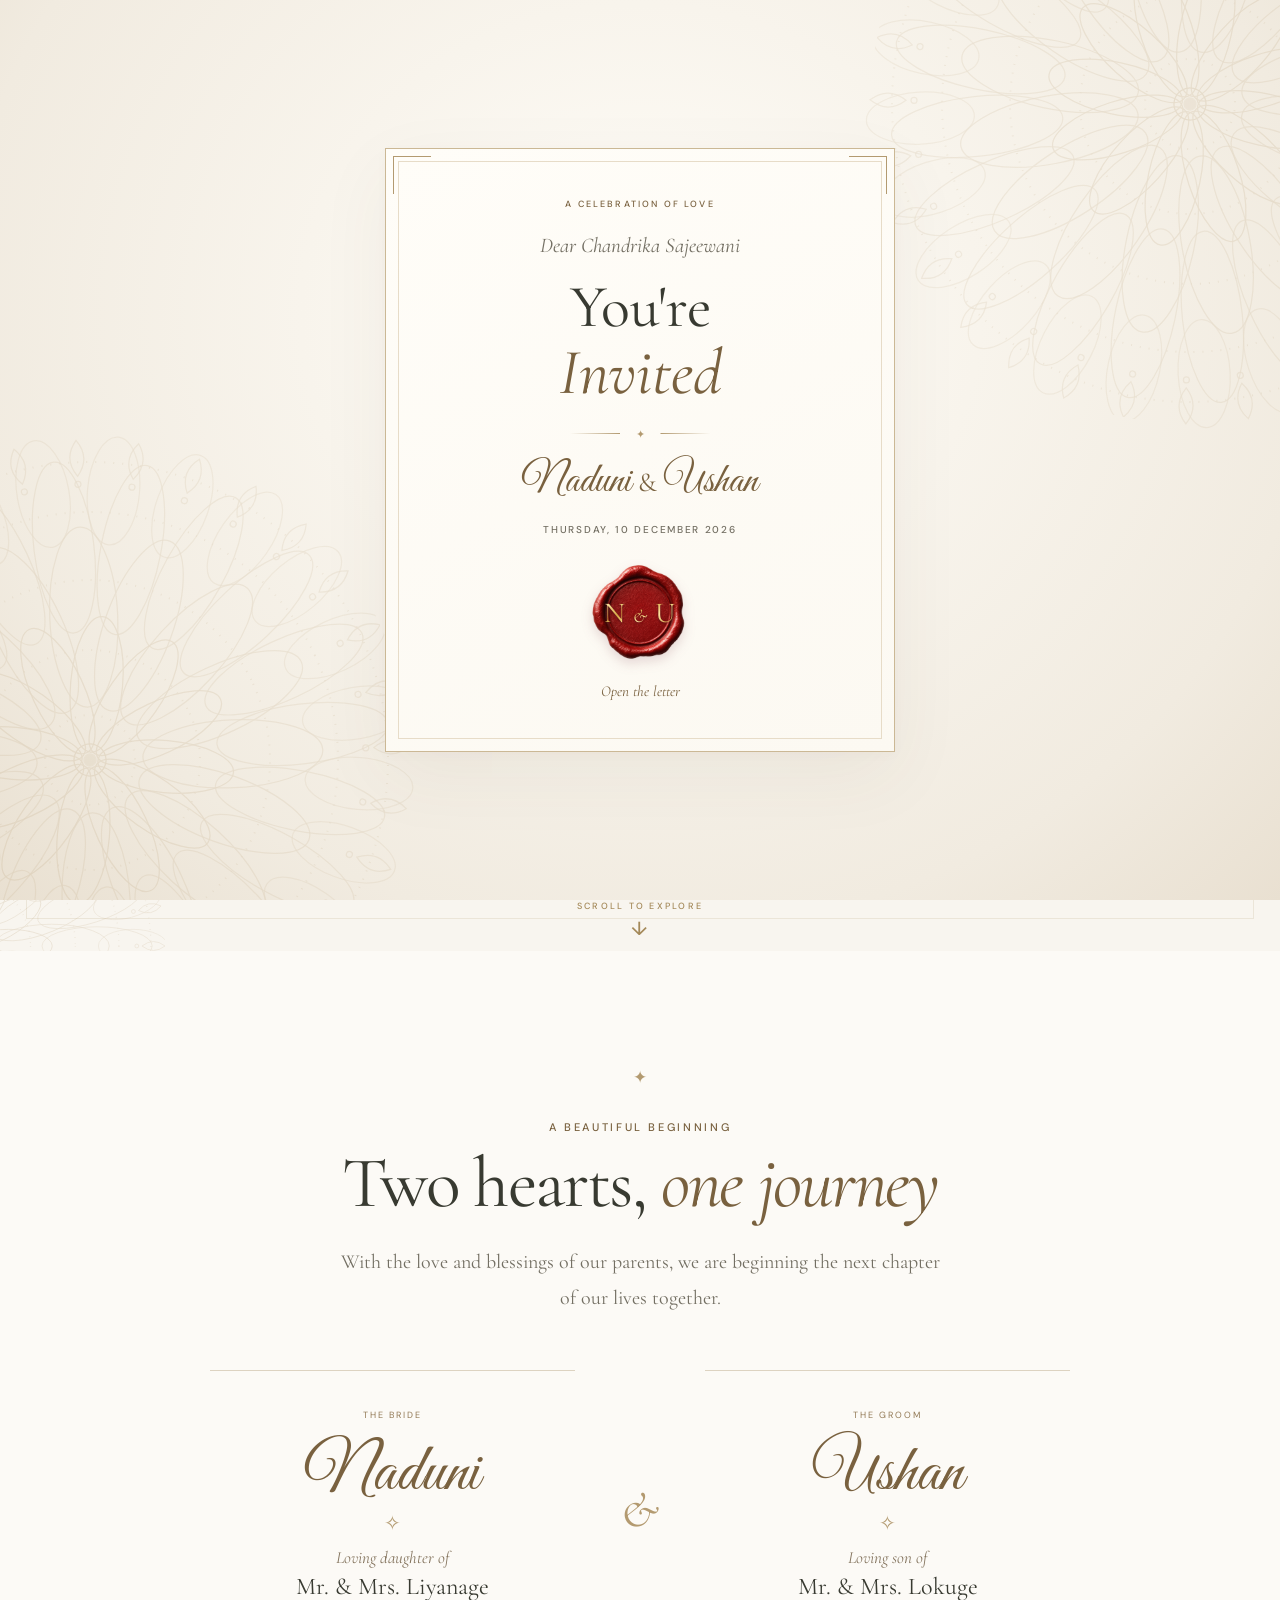
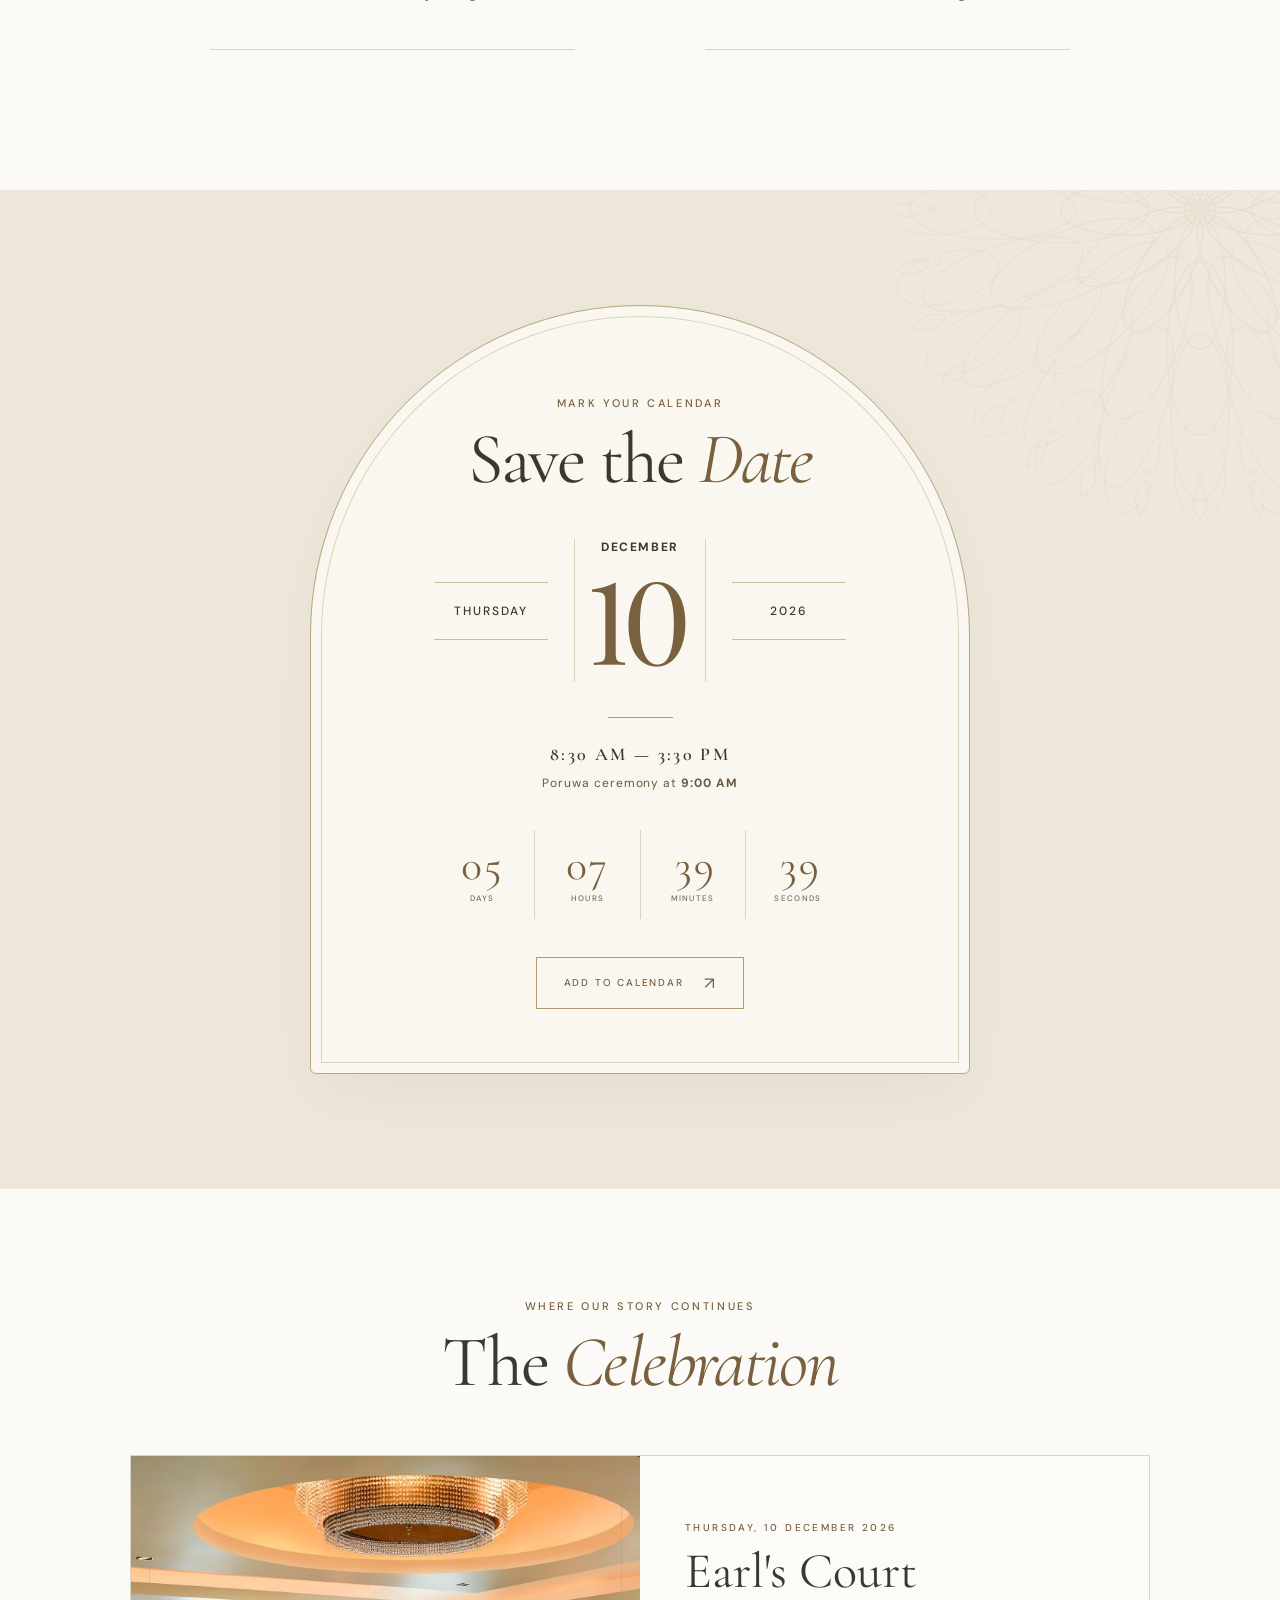
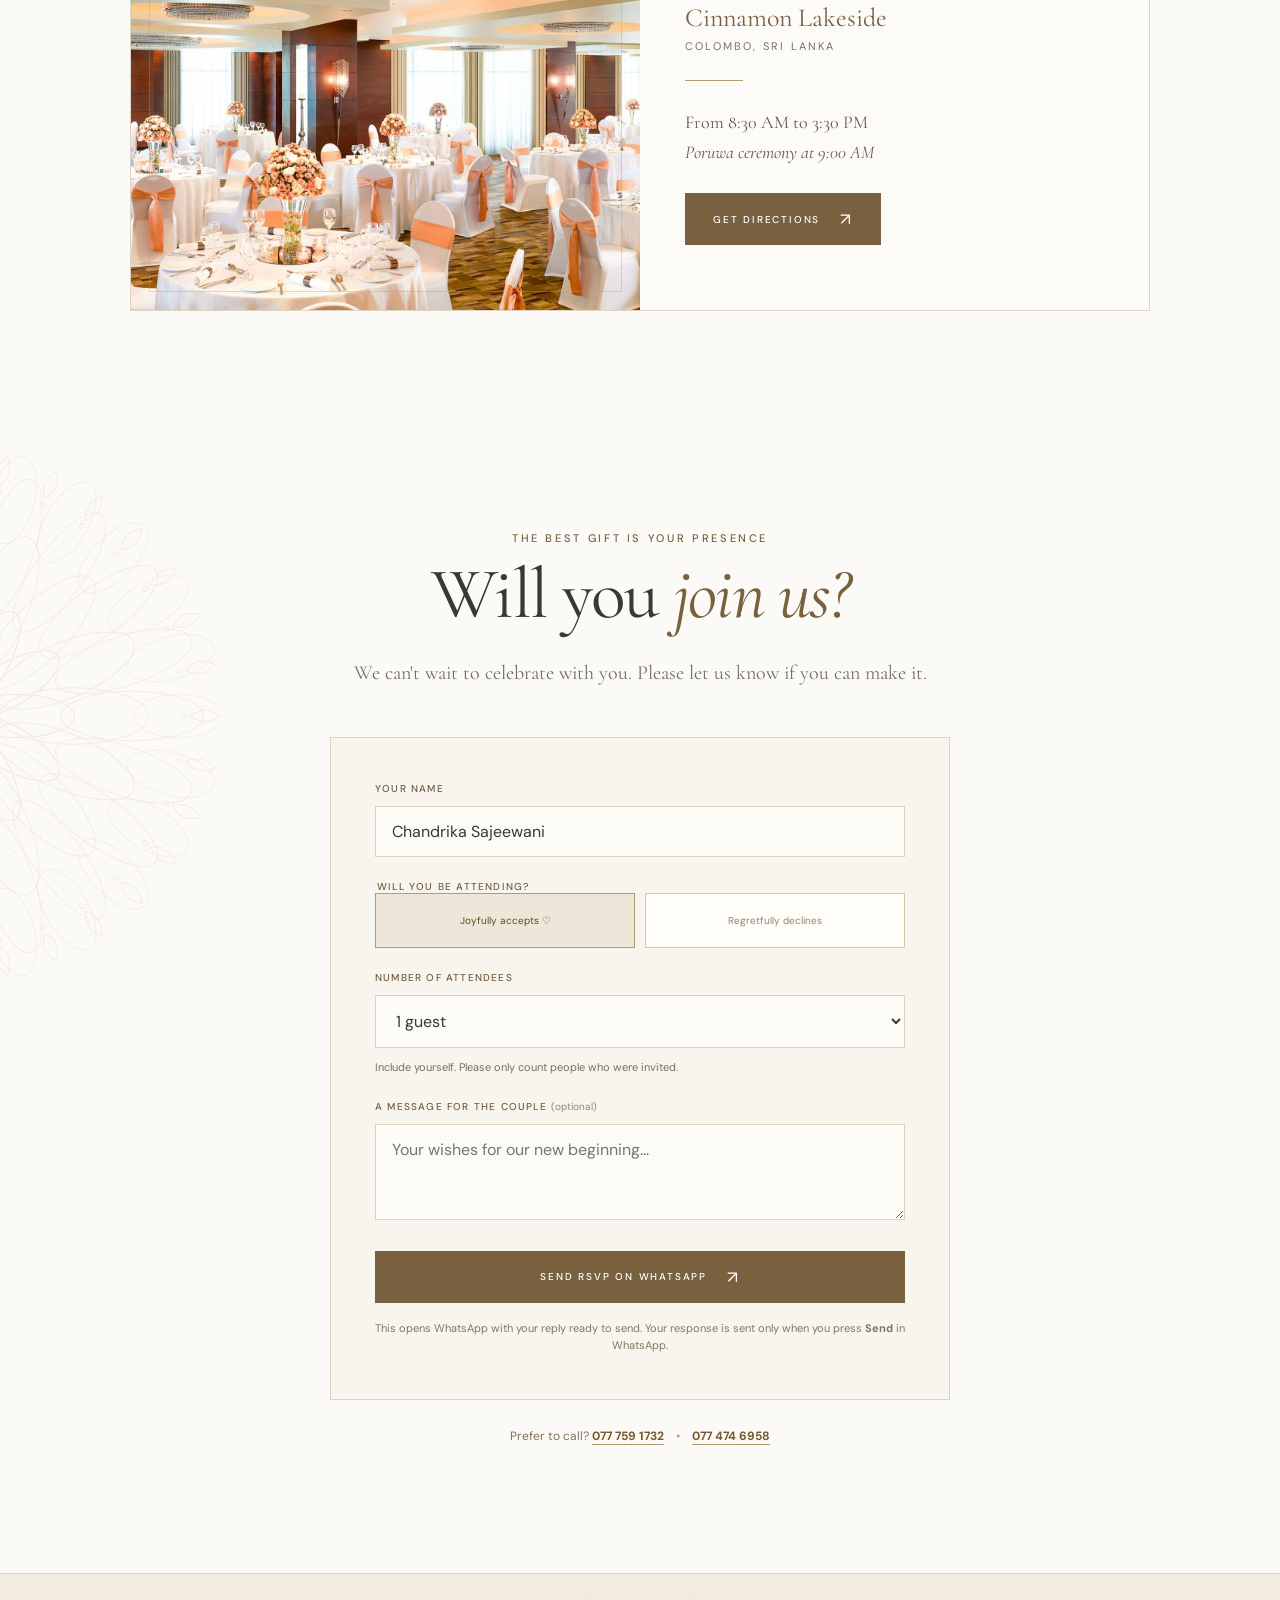
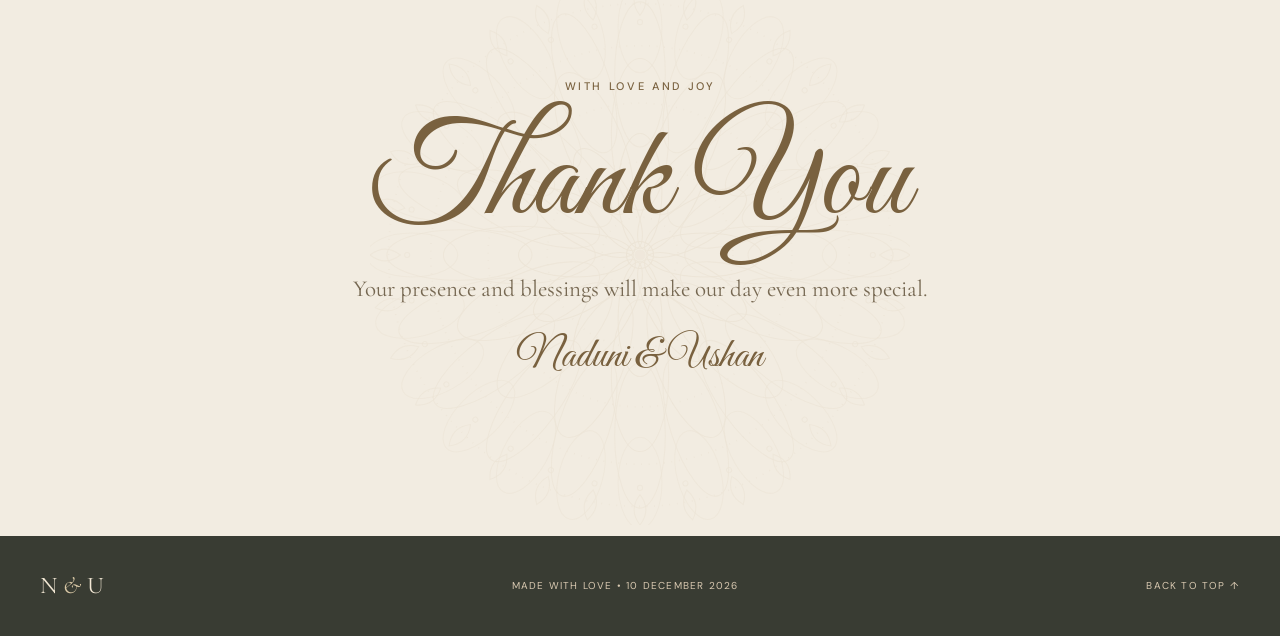
<file: index.html>
<!doctype html>
<html lang="en">
<head>
  <meta charset="utf-8">
  <meta name="viewport" content="width=device-width, initial-scale=1, viewport-fit=cover">
  <meta name="theme-color" content="#f8f5ef">
  <meta name="robots" content="noindex, nofollow">
  <meta name="description" content="You are joyfully invited to celebrate the wedding of Naduni and Ushan on 10 December 2026 at Cinnamon Lakeside, Colombo.">
  <meta property="og:type" content="website">
  <meta property="og:title" content="Naduni & Ushan — Wedding Invitation">
  <meta property="og:description" content="With love in our hearts, we invite you to celebrate our wedding on 10 December 2026.">
  <meta property="og:image" content="assets/couple-cutout.png">
  <link rel="icon" href="assets/favicon.svg" type="image/svg+xml">
  <link rel="preconnect" href="https://fonts.googleapis.com">
  <link rel="preconnect" href="https://fonts.gstatic.com" crossorigin>
  <link href="https://fonts.googleapis.com/css2?family=Cormorant+Garamond:wght@400;500;600;700&family=DM+Sans:wght@400;500;600;700&family=Great+Vibes&family=Playfair+Display:wght@400&display=swap" rel="stylesheet">
  <link rel="stylesheet" href="styles.css?v=date-type-4">
  <title>Naduni & Ushan — Wedding Invitation</title>
</head>
<body class="locked">
  <div class="grain" aria-hidden="true"></div>
  <div class="petals" id="petals" aria-hidden="true"></div>

  <!-- Opening envelope: click/tap to enter. The audio also requires a user gesture on most browsers. -->
  <div id="opening" class="opening" role="dialog" aria-modal="true" aria-labelledby="opening-heading">
    <div class="opening-ornament mandala opening-mandala-a" aria-hidden="true"></div>
    <div class="opening-ornament mandala opening-mandala-b" aria-hidden="true"></div>
    <div class="opening-card">
      <div class="opening-inner">
        <p class="eyebrow">A celebration of love</p>
        <p class="dear" id="opening-guest">Dear guest</p>
        <h1 id="opening-heading">You're <em>Invited</em></h1>
        <div class="ornamental-rule" aria-hidden="true"><span>✦</span></div>
        <p class="opening-names">Naduni <span>&amp;</span> Ushan</p>
        <p class="opening-date">Thursday, 10 December 2026</p>
        <button id="open-invite" class="seal opening-seal" type="button" aria-label="Open our invitation and play our song" aria-describedby="opening-hint"><span class="seal-monogram">N <i>&amp;</i> U</span></button>
        <p class="opening-small" id="opening-hint">Open the letter</p>
      </div>
    </div>
  </div>

  <header class="topbar" id="top">
    <a class="brand" href="#top" aria-label="Naduni and Ushan, back to top">N <span>&amp;</span> U</a>
    <nav class="desktop-nav" aria-label="Main navigation">
      <a href="#our-story">Our story</a>
      <a href="#the-day">The day</a>
      <a href="#location">Location</a>
      <a href="#rsvp">RSVP</a>
    </nav>
  </header>

  <main>
    <section class="hero section" id="home">
      <div class="hero-mandala mandala" aria-hidden="true"></div>
      <div class="hero-copy reveal">
        <p class="overline"><span class="overline-line"></span> Together with our families <span class="overline-line"></span></p>
        <p class="hero-intro">The wedding celebration of</p>
        <h2 class="script hero-names"><span>Naduni</span> <small>&amp;</small> <span>Ushan</span></h2>
        <div class="ornamental-rule hero-rule" aria-hidden="true"><span>✦</span></div>
        <p class="hero-quote">With love in our hearts and joy in our souls, we invite you to celebrate the beginning of our happily ever after.</p>
        <p class="guest-personal" id="hero-guest">To our dearest family &amp; friends</p>
        <p class="hero-details"><span>10 December 2026</span><span>Cinnamon Lakeside, Colombo</span></p>
        <a class="btn btn-primary" href="#the-day">Discover our day <span aria-hidden="true">↓</span></a>
      </div>
      <div class="hero-visual reveal">
        <div class="arch-backdrop">
          <div class="arch-lace mandala" aria-hidden="true"></div>
          <div class="arch-script script">Better together</div>
          <img class="hero-couple" src="assets/couple-cutout.png" alt="Illustration of Naduni and Ushan in traditional wedding attire" width="1024" height="1536" fetchpriority="high">
          <div class="little-stars" aria-hidden="true">✦ &nbsp; ✧ &nbsp; ✦</div>
        </div>
        <div class="hero-floating-date"><strong>10</strong><span>DEC<br>2026</span></div>
      </div>
      <a href="#our-story" class="scroll-prompt" aria-label="Scroll to the next section">Scroll to explore <span aria-hidden="true">↓</span></a>
    </section>

    <section class="section our-story" id="our-story">
      <div class="divider-flower" aria-hidden="true">✦</div>
      <p class="eyebrow reveal">A beautiful beginning</p>
      <h2 class="section-title reveal">Two hearts, <em>one journey</em></h2>
      <p class="section-lead reveal">With the love and blessings of our parents, we are beginning the next chapter of our lives together.</p>
      <div class="family-grid reveal">
        <div class="family-card">
          <p class="family-label">The bride</p>
          <h3 class="script">Naduni</h3>
          <span class="floral-mini" aria-hidden="true">✧</span>
          <p>Loving daughter of</p>
          <strong>Mr. &amp; Mrs. Liyanage</strong>
        </div>
        <div class="joining-heart" aria-hidden="true">&amp;</div>
        <div class="family-card">
          <p class="family-label">The groom</p>
          <h3 class="script">Ushan</h3>
          <span class="floral-mini" aria-hidden="true">✧</span>
          <p>Loving son of</p>
          <strong>Mr. &amp; Mrs. Lokuge</strong>
        </div>
      </div>
    </section>

    <section class="date-section section" id="the-day">
      <div class="date-ornament mandala" aria-hidden="true"></div>
      <div class="date-card reveal">
        <p class="eyebrow">Mark your calendar</p>
        <h2 class="section-title">Save the <em>Date</em></h2>
        <div class="date-grid">
          <span>Thursday</span>
          <div class="date-big"><small>December</small><strong>10</strong></div>
          <span>2026</span>
        </div>
        <div class="small-rule"></div>
        <p class="ceremony-time">8:30 AM — 3:30 PM</p>
        <p class="date-note">Poruwa ceremony at <strong>9:00 AM</strong></p>
        <div class="countdown" aria-label="Countdown to our wedding" id="countdown">
          <div><strong id="days">--</strong><span>Days</span></div>
          <div><strong id="hours">--</strong><span>Hours</span></div>
          <div><strong id="minutes">--</strong><span>Minutes</span></div>
          <div><strong id="seconds">--</strong><span>Seconds</span></div>
        </div>
        <a class="btn btn-outline" id="calendar-link" href="assets/naduni-ushan-wedding.ics" download="Naduni-and-Ushan-Wedding.ics">Add to calendar <span aria-hidden="true">↗</span></a>
      </div>
    </section>

    <section class="section location-section" id="location">
      <p class="eyebrow reveal">Where our story continues</p>
      <h2 class="section-title reveal">The <em>Celebration</em></h2>
      <div class="location-card reveal">
        <div class="location-art">
          <img class="venue-photo" src="assets/earls-court.jpg" alt="Earl's Court at Cinnamon Lakeside Colombo, arranged with round banquet tables, flowers and crystal chandeliers" width="1000" height="600" loading="lazy">
        </div>
        <div class="location-copy">
          <p class="eyebrow">Thursday, 10 December 2026</p>
          <h3>Earl's Court</h3>
          <p class="venue-title">Cinnamon Lakeside</p>
          <p class="location-city">Colombo, Sri Lanka</p>
          <div class="location-divider"></div>
          <p class="location-hours">From 8:30 AM to 3:30 PM<br><span>Poruwa ceremony at 9:00 AM</span></p>
          <a class="btn btn-primary" href="https://www.google.com/maps/search/?api=1&amp;query=Cinnamon%20Lakeside%20Colombo" target="_blank" rel="noopener noreferrer">Get directions <span aria-hidden="true">↗</span></a>
        </div>
      </div>
    </section>

    <section class="section rsvp-section" id="rsvp">
      <div class="rsvp-mandala mandala" aria-hidden="true"></div>
      <p class="eyebrow reveal">The best gift is your presence</p>
      <h2 class="section-title reveal">Will you <em>join us?</em></h2>
      <p class="section-lead reveal">We can't wait to celebrate with you. Please let us know if you can make it.</p>
      <form id="rsvp-form" class="rsvp-form reveal">
        <div class="form-row">
          <label for="guest-name">Your name</label>
          <input id="guest-name" name="name" type="text" placeholder="Your full name" maxlength="100" required autocomplete="name">
        </div>
        <fieldset class="form-row">
          <legend>Will you be attending?</legend>
          <div class="attendance-options">
            <label><input type="radio" name="attending" value="Yes, joyfully!" checked><span>Joyfully accepts ♡</span></label>
            <label><input type="radio" name="attending" value="Sorry, cannot attend"><span>Regretfully declines</span></label>
          </div>
        </fieldset>
        <div class="form-row" id="guest-count-row">
          <label for="guest-count">Number of attendees</label>
          <select id="guest-count" name="guestCount">
            <option value="1">1 guest</option><option value="2">2 guests</option><option value="3">3 guests</option><option value="4">4 guests</option><option value="5">5 guests</option><option value="6">6 guests</option>
          </select>
          <small>Include yourself. Please only count people who were invited.</small>
        </div>
        <div class="form-row">
          <label for="rsvp-message">A message for the couple <span>(optional)</span></label>
          <textarea id="rsvp-message" name="message" rows="3" maxlength="400" placeholder="Your wishes for our new beginning..."></textarea>
        </div>
        <button class="btn btn-primary rsvp-submit" type="submit">Send RSVP on WhatsApp <span aria-hidden="true">↗</span></button>
        <p class="form-hint">This opens WhatsApp with your reply ready to send. Your response is sent only when you press <strong>Send</strong> in WhatsApp.</p>
      </form>
      <p class="rsvp-alternative">Prefer to call? <a href="tel:+94777591732">077 759 1732</a> <span>•</span> <a href="tel:+94774746958">077 474 6958</a></p>
    </section>

    <section class="thankyou-section section">
      <div class="thankyou-mandala mandala" aria-hidden="true"></div>
      <p class="eyebrow reveal">With love and joy</p>
      <h2 class="script reveal">Thank You</h2>
      <p class="reveal">Your presence and blessings will make our day even more special.</p>
      <p class="script last-names reveal">Naduni &amp; Ushan</p>
    </section>
  </main>

  <footer><span>N <i>&amp;</i> U</span><p>Made with love • 10 December 2026</p><a href="#top">Back to top ↑</a></footer>

  <!-- This file contains only the original song's 1:35–2:10 segment. -->
  <audio id="wedding-audio" src="assets/wedding-song.mp3?v=35s" preload="metadata" loop></audio>
  <script src="script.js?v=venue-and-portrait-3" defer></script>
</body>
</html>
</file>
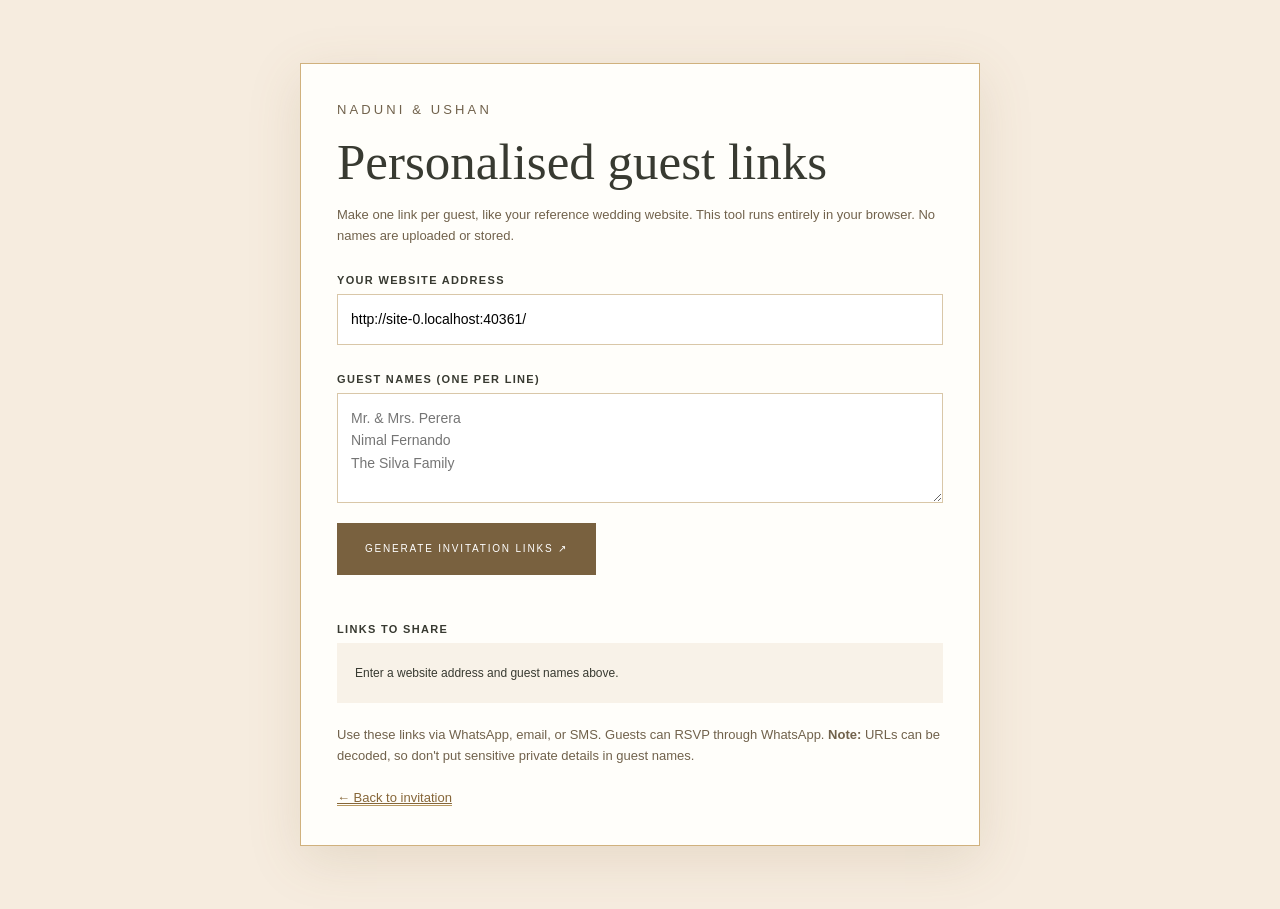
<file: create-guest-links.html>
<!doctype html>
<html lang="en"><head><meta charset="utf-8"><meta name="viewport" content="width=device-width,initial-scale=1"><meta name="robots" content="noindex"><title>Invitation link maker — Naduni & Ushan</title><link rel="stylesheet" href="styles.css?v=date-type-4"><style>body{background:#f6ecdf}.maker{max-width:680px;margin:7vh auto;padding:36px;background:#fffefa;border:1px solid #d0b17d;box-shadow:0 14px 50px #80643b25}.maker h1{font:500 51px/1.1 'Cormorant Garamond',Georgia,serif;margin:10px 0 15px}.maker p,.maker small{color:#71624c;font-size:13px;line-height:1.6}.maker label{display:block;margin:28px 0 8px;font-size:11px;font-weight:700;text-transform:uppercase;letter-spacing:.12em}.maker input,.maker textarea{display:block;width:100%;padding:13px;border:1px solid #d9c7a8;background:#fff;font:14px/1.6 Arial,sans-serif}.maker textarea{min-height:110px}.maker button{margin:20px 0}.maker a{color:#866638;text-decoration:underline}.maker output{white-space:pre-wrap;overflow-wrap:anywhere;display:block;background:#f8f2e8;padding:18px;line-height:2;font-size:12px}.maker .helper{margin:22px 0 0}.maker .helper a{border-bottom:1px solid #b79860}.maker .helper span{font-weight:700}</style></head>
<body><main class="maker"><p class="eyebrow">Naduni &amp; Ushan</p><h1>Personalised guest links</h1><p>Make one link per guest, like your reference wedding website. This tool runs entirely in your browser. No names are uploaded or stored.</p><label for="site-url">Your website address</label><input id="site-url" type="url" placeholder="https://your-wedding-site.example/" required><label for="guest-list">Guest names (one per line)</label><textarea id="guest-list" placeholder="Mr. &amp; Mrs. Perera&#10;Nimal Fernando&#10;The Silva Family"></textarea><button id="generate" type="button" class="btn btn-primary">Generate invitation links ↗</button><label for="output">Links to share</label><output id="output" aria-live="polite">Enter a website address and guest names above.</output><p class="helper">Use these links via WhatsApp, email, or SMS. Guests can RSVP through WhatsApp. <strong>Note:</strong> URLs can be decoded, so don't put sensitive private details in guest names.</p><p class="helper"><a href="./">← Back to invitation</a></p></main>
<script>
const base=document.getElementById('site-url');
if(location.protocol==='https:'||location.protocol==='http:'){base.value=new URL('./',location.href).href;}
function encodeName(name){const bytes=new TextEncoder().encode('n:'+name);let data='';bytes.forEach(b=>data+=String.fromCharCode(b));return btoa(data).replace(/\+/g,'-').replace(/\//g,'_').replace(/=+$/,'');}
document.getElementById('generate').addEventListener('click',()=>{
 const names=document.getElementById('guest-list').value.split('\n').map(s=>s.trim()).filter(Boolean);const output=document.getElementById('output');
 if(!base.reportValidity()||!names.length){output.textContent='Please enter your website URL and at least one name.';return;}
 let url;try{url=new URL(base.value); if(!/^https?:$/.test(url.protocol))throw 0;}catch{output.textContent='Please enter a valid https:// website URL.';return;}
 url.search='';url.hash='';
 const result=names.map(n=>`${n}\n${url.origin+url.pathname.replace(/create-guest-links\.html$/,'')}?guest=${encodeName(n)}`).join('\n\n');
 output.textContent=result;
 if(navigator.clipboard&&isSecureContext){navigator.clipboard.writeText(result).catch(()=>{});}
});
</script></body></html>
</file>
<file: styles.css>
:root{--paper:#fcfaf6;--cream:#f8f5ef;--cream-deep:#eee6d9;--parchment:#e6ddcc;--ink:#383a31;--muted:#736f63;--gold:#b39a70;--gold-light:#d9c8a6;--gold-dark:#79613f;--line:#ddd3c1;--shadow:0 22px 65px rgba(62,52,36,.06)}
*,*::before,*::after{box-sizing:border-box}html{scroll-behavior:smooth;scroll-padding-top:86px}body{margin:0;background:var(--paper);color:var(--ink);font-family:'DM Sans',Arial,sans-serif;-webkit-font-smoothing:antialiased;overflow-x:hidden}body.locked{overflow:hidden}h1,h2,h3,p{margin-top:0}a{text-decoration:none;color:inherit}button,input,select,textarea{font:inherit}button,a{-webkit-tap-highlight-color:transparent}button{cursor:pointer}a:focus-visible,button:focus-visible,input:focus-visible,textarea:focus-visible,select:focus-visible{outline:2px solid var(--gold-dark);outline-offset:4px}.grain{position:fixed;inset:0;pointer-events:none;z-index:20;opacity:.23;background-image:url("data:image/svg+xml,%3Csvg viewBox='0 0 180 180' xmlns='http://www.w3.org/2000/svg'%3E%3Cfilter id='n'%3E%3CfeTurbulence type='fractalNoise' baseFrequency='.75' numOctaves='2' stitchTiles='stitch'/%3E%3C/filter%3E%3Crect width='100%25' height='100%25' filter='url(%23n)' opacity='.14'/%3E%3C/svg%3E")}.mandala{background:url('assets/mandala.svg') center/contain no-repeat;pointer-events:none}.script{font-family:'Great Vibes','Z003','URW Chancery L','Brush Script MT',cursive;font-weight:400}.eyebrow,.overline{font-size:11px;font-weight:700;letter-spacing:.26em;text-transform:uppercase;color:var(--gold-dark)}.section{position:relative;padding:110px max(24px,calc((100vw - 1150px)/2));overflow:hidden}.section-title{font-family:'Cormorant Garamond',Georgia,serif;font-weight:500;line-height:1.05;font-size:clamp(44px,5.7vw,72px);letter-spacing:-.035em;margin:12px 0 22px}.section-title em{color:var(--gold-dark);font-style:italic;font-weight:400}.section-lead{font:400 20px/1.65 'Cormorant Garamond',Georgia,serif;color:var(--muted);max-width:610px;margin:0 auto 46px}.btn{display:inline-flex;align-items:center;justify-content:center;gap:20px;min-height:54px;padding:15px 28px;border-radius:3px;font-size:11px;font-weight:700;letter-spacing:.17em;text-transform:uppercase;border:1px solid var(--gold);transition:transform .25s,background .25s,box-shadow .25s;white-space:normal;text-align:center}.btn:hover{transform:translateY(-2px);box-shadow:0 12px 25px #80643c20}.btn span{font-size:17px;font-weight:400;line-height:0}.btn-primary{color:#fff;background:var(--gold-dark)}.btn-primary:hover{background:#6d5331}.btn-outline{color:var(--gold-dark);background:transparent}.btn-outline:hover{background:#eee0c8}.ornamental-rule{display:flex;align-items:center;justify-content:center;gap:10px;color:var(--gold);font-size:16px;max-width:195px;margin:24px auto}.ornamental-rule::before,.ornamental-rule::after{content:'';height:1px;flex:1;background:linear-gradient(90deg,transparent,var(--gold))}.ornamental-rule::after{transform:rotate(180deg)}.petals{position:fixed;inset:0;z-index:8;pointer-events:none;overflow:hidden}.petal{position:absolute;top:-40px;width:11px;height:7px;background:radial-gradient(circle at 25% 20%,#fff,#e9d6b1);border-radius:100% 0 80% 0;opacity:0;animation:petal-fall var(--duration,13s) linear infinite;animation-delay:var(--delay,0s);left:var(--left,50%);filter:blur(var(--blur,0px))}@keyframes petal-fall{0%{transform:translate3d(-10px,-10px,0) rotate(10deg);opacity:0}5%{opacity:.68}85%{opacity:.47}100%{transform:translate3d(var(--drift,90px),105vh,0) rotate(720deg);opacity:0}}
/* Entry envelope */
.opening{position:fixed;inset:0;background:radial-gradient(circle at 50% 30%,#fffefa 0,#f7eddf 69%,#eadac4 100%);z-index:100;display:grid;place-items:center;overflow:auto;padding:26px;transition:opacity .8s,visibility .8s}.opening.is-opened{opacity:0;visibility:hidden;pointer-events:none}.opening[hidden]{display:none}.opening-ornament{position:absolute;width:50vw;max-width:680px;opacity:.32}.opening-mandala-a{left:-18%;bottom:-20%;transform:rotate(-25deg)}.opening-mandala-b{right:-18%;top:-24%;transform:rotate(12deg)}.opening-card{position:relative;width:min(480px,100%);background:linear-gradient(125deg,#fffefa,#f9f2e7 75%,#f7ebd9);border:1px solid #c9af7d;box-shadow:0 24px 80px #6b50262c;padding:12px;max-height:calc(100svh - 52px);overflow:auto}.opening-card:before,.opening-card:after{content:'';position:absolute;width:54px;height:54px;border-top:2px solid var(--gold);top:5px}.opening-card:before{border-left:2px solid var(--gold);left:5px}.opening-card:after{border-right:2px solid var(--gold);right:5px}.opening-inner{text-align:center;border:1px solid #e6d6bc;padding:clamp(25px,5vh,48px) 20px 30px;min-height:510px;display:flex;align-items:center;flex-direction:column;justify-content:center}.seal{font-family:'Cormorant Garamond',Georgia,serif;font-size:30px;letter-spacing:-.09em;color:var(--gold-dark);border:1px solid var(--gold);width:90px;height:90px;border-radius:50%;display:flex;align-items:center;justify-content:center;white-space:nowrap;box-shadow:0 0 0 5px #f4eadc,0 0 0 6px #d7bf92;margin-bottom:28px}.seal span,.brand span{font-style:italic;font-size:.68em;padding:0 4px;color:var(--gold)}.opening .eyebrow{margin-bottom:22px}.dear{font:italic 22px/1.2 'Cormorant Garamond',Georgia,serif;margin:0 0 8px;color:var(--muted)}.opening h1{font:500 clamp(46px,8vw,65px)/.95 'Cormorant Garamond',Georgia,serif;margin:6px 0 2px}.opening h1 em{font-weight:400;color:var(--gold-dark)}.opening-names{font:40px/1.1 'Great Vibes','Z003','URW Chancery L','Brush Script MT',cursive;color:var(--gold-dark);margin:0 0 16px}.opening-names span{font-family:'Cormorant Garamond',serif;font-size:27px}.opening-date{font:600 12px/1.5 'DM Sans',sans-serif;text-transform:uppercase;letter-spacing:.13em;color:var(--muted);margin-bottom:30px}.opening-button{width:min(285px,100%)}.opening-small{font:italic 15px/1.4 'Cormorant Garamond',serif;color:#95816a;margin:24px 0 0}
/* Header */
.topbar{position:absolute;top:0;left:0;right:0;height:83px;display:flex;align-items:center;justify-content:space-between;padding:0 max(26px,calc((100vw - 1260px)/2));z-index:12}.brand{font:500 29px/1 'Cormorant Garamond',Georgia,serif;color:var(--gold-dark);white-space:nowrap}.desktop-nav{display:flex;gap:37px}.desktop-nav a{font-size:11px;font-weight:600;letter-spacing:.08em;text-transform:uppercase;color:#6b604c;transition:color .2s}.desktop-nav a:hover{color:var(--gold-dark)}
/* Hero */
.hero{padding-top:120px;padding-bottom:95px;min-height:min(880px,100svh);display:grid;grid-template-columns:1fr 1fr;align-items:center;gap:64px;background:radial-gradient(ellipse 50% 60% at 80% 42%,#f4e8d6 0,transparent 85%),linear-gradient(145deg,#fffdf9 10%,#f9f3e9 100%)}.hero-mandala{position:absolute;width:410px;height:410px;left:-245px;bottom:-200px;opacity:.22}.hero-copy{text-align:center;position:relative;z-index:1}.overline{display:flex;align-items:center;gap:13px;justify-content:center;margin-bottom:40px;white-space:nowrap;font-size:10px}.overline-line{height:1px;width:28px;background:var(--gold)}.hero-intro{font:italic 24px/1.4 'Cormorant Garamond',serif;color:#766b5d;margin-bottom:9px}.hero-names{color:var(--gold-dark);font-size:clamp(80px,9vw,143px);line-height:.9;white-space:nowrap;margin:0}.hero-names small{font:italic 39px/1 'Cormorant Garamond',serif;vertical-align:15%;color:#a78857}.hero-rule{margin:33px auto 23px}.hero-quote{max-width:420px;font:21px/1.55 'Cormorant Garamond',serif;margin:0 auto 20px;color:var(--muted)}.guest-personal{font:italic 19px/1.4 'Cormorant Garamond',serif;color:var(--gold-dark);margin:0 auto 32px}.hero-visual{position:relative;max-width:485px;width:100%;justify-self:center}.arch-backdrop{height:580px;position:relative;border-radius:240px 240px 6px 6px;background:radial-gradient(circle at 54% 30%,#fcf8ee,#ebddc7 75%,#e3ceb0);border:7px solid #f6ecd9;outline:2px solid #caa96b;outline-offset:0;box-shadow:10px 18px 40px #66503224,inset 0 0 0 2px #c9aa6f, inset 0 0 40px #fff;overflow:hidden}.arch-backdrop:after{content:'';position:absolute;inset:16px;border-radius:230px 230px 3px 3px;border:1px solid #d4ba8a;pointer-events:none}.arch-lace{position:absolute;top:-145px;left:-80px;width:570px;height:570px;opacity:.24;transform:rotate(23deg)}.arch-script{position:absolute;top:103px;left:0;right:0;text-align:center;font-size:44px;color:#94784f;z-index:1}.hero-couple{position:absolute;bottom:-8px;width:min(82%,363px);left:50%;transform:translateX(-50%);height:auto;z-index:2;filter:drop-shadow(0 6px 9px rgba(73,48,23,.08));-webkit-mask-image:linear-gradient(90deg,transparent 0,#000 7%,#000 95%,transparent 100%);mask-image:linear-gradient(90deg,transparent 0,#000 7%,#000 95%,transparent 100%)}.little-stars{position:absolute;left:0;right:0;top:170px;text-align:center;letter-spacing:.9em;color:#c6a46d;font-size:13px;opacity:.7}.hero-floating-date{position:absolute;right:-24px;bottom:27px;background:#fffaf1;border:1px solid #c4a878;width:100px;height:100px;display:flex;align-items:center;justify-content:center;gap:7px;box-shadow:0 9px 30px #4e321824;z-index:3}.hero-floating-date strong{font:65px/.8 'Cormorant Garamond',serif;color:var(--gold-dark)}.hero-floating-date span{font-size:10px;font-weight:700;letter-spacing:.1em;line-height:1.7}.scroll-prompt{position:absolute;bottom:22px;left:50%;transform:translateX(-50%);font-size:10px;font-weight:700;text-transform:uppercase;letter-spacing:.25em;color:#a48959;white-space:nowrap}.scroll-prompt span{display:block;text-align:center;font-size:19px;line-height:1.8;animation:nudge 1.6s ease-in-out infinite}@keyframes nudge{50%{transform:translateY(5px)}}
/* Story */
.our-story{text-align:center;background:#fffefa;padding-top:115px;padding-bottom:140px}.divider-flower{font-size:24px;color:var(--gold);margin-bottom:25px}.family-grid{max-width:940px;display:grid;grid-template-columns:1fr 60px 1fr;gap:20px;align-items:center;margin:0 auto}.family-card{padding:48px 20px;background:linear-gradient(160deg,#fffdf9,#f9f2e7);border:1px solid #ebddc6;box-shadow:0 14px 45px #8668450c;min-height:298px}.family-label{text-transform:uppercase;font-size:11px;letter-spacing:.25em;color:#927955;margin:0}.family-card h3{font-size:71px;color:var(--gold-dark);line-height:1;margin:16px 0 3px}.floral-mini{font-size:25px;color:var(--gold)}.family-card p:not(.family-label){font:italic 17px 'Cormorant Garamond',serif;color:#84745e;margin:11px 0 4px}.family-card strong{font:500 24px 'Cormorant Garamond',serif}.joining-heart{font:44px 'Great Vibes','Z003','URW Chancery L',cursive;color:var(--gold-dark)}
/* Date arch */
.date-section{background:#f2e7d5;padding-top:115px;padding-bottom:115px;text-align:center}.date-ornament{position:absolute;top:-290px;right:-230px;height:620px;width:620px;opacity:.25}.date-card{position:relative;max-width:700px;margin:0 auto;padding:80px 55px 64px;border:3px double #cdb27d;border-radius:340px 340px 6px 6px;background:radial-gradient(circle at 50% 24%,#fcf9f1,#f2e8d9 78%);box-shadow:var(--shadow),inset 0 0 0 9px #f6eee0,inset 0 0 0 10px #dbcca9}.date-card .section-title{margin-bottom:42px}.date-grid{display:flex;align-items:center;justify-content:center;gap:35px;text-transform:uppercase;font-size:14px;font-weight:700;letter-spacing:.16em}.date-grid>span{padding:20px 12px;min-width:114px;border-top:1px solid var(--gold);border-bottom:1px solid var(--gold)}.date-big{border-left:1px solid #a88f64;border-right:1px solid #a88f64;min-width:132px;display:flex;align-items:center;flex-direction:column}.date-big small{font-size:12px;font-weight:700;letter-spacing:.13em}.date-big strong{font:500 115px/.95 'Cormorant Garamond',serif;letter-spacing:-.08em;color:var(--gold-dark);padding-right:12px}.small-rule{width:65px;height:1px;background:var(--gold);margin:35px auto 25px}.ceremony-time{font:600 18px 'Cormorant Garamond',serif;letter-spacing:.13em;margin:0 0 10px}.date-note{font-size:12px;color:#695841;letter-spacing:.08em;margin:0 0 39px}.countdown{display:flex;justify-content:center;gap:8px;margin-bottom:38px}.countdown div{min-width:95px;padding:16px 5px;background:#fffdf6ac;border:1px solid #dfcfb0}.countdown strong{display:block;font:500 43px/.9 'Cormorant Garamond',serif;color:var(--gold-dark)}.countdown span{display:block;margin-top:8px;font-size:9px;text-transform:uppercase;letter-spacing:.18em;font-weight:700;color:var(--muted)}
/* Venue */
.location-section{text-align:center;background:#fffdfa}.location-card{width:min(1020px,100%);margin:55px auto 0;display:grid;grid-template-columns:1fr 1fr;min-height:430px;border:1px solid #e3d4bc;box-shadow:var(--shadow);background:#fffefb;text-align:left}.location-art{background:radial-gradient(circle at 50% 15%,#f9f6ec 0,#e1d0af 70%,#d9c59c 100%);position:relative;display:flex;align-items:center;justify-content:center;overflow:hidden}.location-art:after{content:'';position:absolute;inset:18px;border:1px solid #ffffff7c;pointer-events:none}.location-copy{padding:65px 45px;display:flex;flex-direction:column;align-items:flex-start;justify-content:center}.location-copy .eyebrow{font-size:10px;margin:0 0 12px}.location-copy h3{font:500 50px/1 'Cormorant Garamond',serif;margin:0 0 7px}.venue-title{font:26px/1.15 'Cormorant Garamond',serif;color:var(--gold-dark);margin:0 0 6px}.location-city{font-size:11px;letter-spacing:.2em;text-transform:uppercase;color:#7a7060;margin:0}.location-divider{width:58px;height:1px;background:var(--gold);margin:27px 0}.location-hours{font:18px/1.65 'Cormorant Garamond',serif;color:#675b48;margin:0 0 26px}.location-hours span{font-style:italic}

/* RSVP */
.rsvp-section{text-align:center;background:#fffefa;padding-bottom:125px}.rsvp-mandala{position:absolute;width:530px;height:530px;top:30px;left:-310px;opacity:.17}.rsvp-form{max-width:650px;margin:0 auto;padding:40px 43px;text-align:left;background:#faf5ed;border:1px solid #e3d2b6;box-shadow:0 20px 60px #6e542314}.form-row{display:flex;flex-direction:column;gap:11px;margin:0 0 23px;padding:0;border:0}.form-row label,.form-row legend{font-size:11px;font-weight:700;text-transform:uppercase;letter-spacing:.14em;color:#745d40}.form-row label span{font-size:10px;text-transform:none;font-weight:400;color:#918570;letter-spacing:0}.form-row input[type=text],.form-row select,.form-row textarea{min-height:51px;border:1px solid #decdb0;padding:14px 16px;border-radius:0;background:#fffefa;color:var(--ink);font-size:14px;outline:0;width:100%;transition:border-color .2s}.form-row input:focus,.form-row select:focus,.form-row textarea:focus{border-color:var(--gold-dark);box-shadow:0 0 0 2px #c6a97724}.form-row textarea{min-height:96px;resize:vertical}.form-row small{color:var(--muted);font-size:11px}.attendance-options{display:flex;gap:10px}.attendance-options label{flex:1;cursor:pointer}.attendance-options input{position:absolute;opacity:0;width:1px;height:1px}.attendance-options span{display:flex;align-items:center;justify-content:center;min-height:55px;border:1px solid #d9c7a9;background:#fffdf7;text-transform:none;font-size:12px;font-weight:600;letter-spacing:0;color:#786b59;text-align:center;padding:10px}.attendance-options input:checked+span{border-color:#8c6c40;background:#eee0c5;color:#614922;box-shadow:inset 0 0 0 1px #8c6c40}.attendance-options input:focus-visible+span{outline:2px solid var(--gold-dark);outline-offset:2px}.rsvp-submit{width:100%;margin-top:8px}.form-hint{font-size:11px;line-height:1.6;text-align:center;color:#827661;margin:17px 0 0}.rsvp-alternative{font-size:12px;color:#7e705c;margin:25px 0 0}.rsvp-alternative a{border-bottom:1px solid var(--gold);color:#76592e;font-weight:700}.rsvp-alternative span{margin:0 9px;color:var(--gold)}
/* Finale */
.thankyou-section{text-align:center;padding:105px 20px 125px;background:radial-gradient(circle at center,#fcfaf4,#f1e6d4);border-top:1px solid #e6d5bc}.thankyou-mandala{position:absolute;left:50%;top:50%;transform:translate(-50%,-50%);width:540px;height:540px;opacity:.13}.thankyou-section h2{position:relative;font-size:clamp(100px,13vw,150px);line-height:1.15;color:var(--gold-dark);margin:15px 0}.thankyou-section>p:not(.eyebrow):not(.last-names){font:23px/1.5 'Cormorant Garamond',serif;color:#766852;position:relative}.last-names{position:relative;font-size:48px;margin:20px 0 28px;color:#9f7f4d}footer{min-height:100px;display:flex;align-items:center;justify-content:space-between;gap:30px;padding:20px max(25px,calc((100vw - 1200px)/2));background:#3f352a;color:#f3e8d5}footer>span{font:24px 'Cormorant Garamond',serif}footer i{color:var(--gold-light)}footer p,footer a{font-size:10px;text-transform:uppercase;letter-spacing:.12em;margin:0;color:#d9c9b1}
/* Keep touch, wheel and keyboard scrolling without visible scrollbar tracks. */
html,body,.opening,.opening-card{scrollbar-width:none;-ms-overflow-style:none}
html::-webkit-scrollbar,body::-webkit-scrollbar,.opening::-webkit-scrollbar,.opening-card::-webkit-scrollbar{display:none;width:0;height:0}
/* Fine stationery: quiet gold, generous margins and delicate inset rules. */
.grain{opacity:.15}
.petals{z-index:101}
.petal{width:var(--size,10px);height:calc(var(--size,10px) * .62);background:radial-gradient(ellipse at 25% 20%,#fae8e2,#dba9a0);border-radius:90% 15% 85% 20%}
.eyebrow,.overline{font-weight:500;letter-spacing:.24em}
.section-title{font-weight:400;letter-spacing:-.025em}
.section-lead{line-height:1.8}
.btn{min-height:52px;border-radius:0;font-size:10px;font-weight:500;letter-spacing:.18em;padding:16px 27px}
.btn-primary{background:var(--gold-dark);border-color:var(--gold-dark)}
.btn-primary:hover{background:#665236;box-shadow:0 7px 20px #79613f18}
.btn-outline:hover{background:#f0e9dd}
.ornamental-rule{font-size:11px;gap:16px;max-width:155px}
html:has(body.locked){overflow:hidden}
.opening{--opening-inset:clamp(12px,2.5svh,26px);padding:var(--opening-inset);overflow:hidden;background:radial-gradient(ellipse at 50% 35%,#fffdf8 0,#f1ebe0 75%,#e9e0d1 100%)}
.opening-ornament{aspect-ratio:1;opacity:.16}
.opening-card{width:min(510px,100%);min-width:0;padding:12px;max-height:calc(100svh - var(--opening-inset) - var(--opening-inset));overflow-x:hidden;overflow-y:auto;scrollbar-width:none;background:linear-gradient(155deg,#fffdf8,#fcf9f2);border-color:#cbb895;box-shadow:0 24px 70px #55472e0f,0 3px 12px #55472e06}
.opening-card::-webkit-scrollbar{display:none}
.opening-card:before,.opening-card:after{width:38px;height:38px;border-top-width:1px;top:7px}
.opening-card:before{left:7px;border-left-width:1px}
.opening-card:after{right:7px;border-right-width:1px}
.opening-inner{min-height:0;padding:clamp(22px,4svh,38px) 26px;border-color:#e7dcc8}
.seal{position:relative;width:84px;height:84px;border-radius:50%;font-size:28px;background:transparent;box-shadow:none;border-color:#bca47b;margin-bottom:30px;flex-shrink:0}
.seal:before{content:'';position:absolute;inset:5px;border:1px solid #d8c8aa;border-radius:inherit;pointer-events:none}
.seal.opening-seal{width:108px;height:108px;margin:0;padding:0;border:0;border-radius:50%;color:#efc9b9;background:transparent url('assets/red-wax-seal.png') center/contain no-repeat;box-shadow:none;filter:drop-shadow(0 5px 6px #6e28392b);font-size:29px;text-shadow:0 -1px 1px #5c1419,0 1px 1px #e89c8173;transition:transform .2s,filter .2s}
.opening-seal .seal-monogram{padding:0 0 2px;color:#ebc76d;font-size:1em;font-style:normal;letter-spacing:.02em;text-shadow:0 1px 1px #5a1619}
.seal-monogram i{font-size:.65em;font-weight:400}
@supports (background-clip:text) or (-webkit-background-clip:text){
  .opening-seal .seal-monogram{background:linear-gradient(160deg,#fff0b4 10%,#d7a644 40%,#ffe6a1 62%,#c48b2e 90%);background-clip:text;-webkit-background-clip:text;color:transparent;text-shadow:none;filter:drop-shadow(0 1px 1px #57151b)}
}
.opening-seal:before{display:none}
.opening-seal:hover{transform:translateY(-2px) rotate(-3deg);filter:drop-shadow(0 8px 8px #6e283933)}
.opening-seal:active{transform:translateY(2px);filter:drop-shadow(0 2px 3px #6e28392b)}
.opening .eyebrow{font-size:9px;line-height:1.5;margin-bottom:20px}
.dear{font-size:21px;line-height:1.45;overflow-wrap:anywhere}
.opening h1{font-weight:400;line-height:1.05;font-size:clamp(44px,7svh,60px)}
.opening h1 em{display:block;font-size:1.08em}
.opening .ornamental-rule{width:140px;margin:18px auto}
.opening-names{font-size:41px;margin-bottom:18px}
.opening-date{font-size:10px;font-weight:500;letter-spacing:.17em;margin-bottom:22px}
.opening-small{font-size:15px;color:var(--gold-dark);margin-top:14px}
.topbar{border-bottom:1px solid #b39a7026;background:#fcfaf64d}
.desktop-nav a{font-size:10px;letter-spacing:.15em;font-weight:500}

.hero{gap:75px;padding-top:145px;padding-bottom:110px;background:radial-gradient(ellipse at 80% 35%,#eee5d554,transparent 60%),var(--cream)}
.hero:after{content:'';position:absolute;inset:102px 26px 32px;border:1px solid #b39a702e;pointer-events:none}
.overline{font-size:9px;letter-spacing:.18em;margin-bottom:28px;white-space:normal;line-height:1.8}
.overline-line{width:22px;flex-shrink:0;opacity:.6}
.hero-intro{font-size:22px;margin-bottom:20px}
.hero-names{font-size:clamp(84px,8.3vw,122px);line-height:1.02;font-weight:400;color:var(--gold-dark)}
.hero-names>span{display:block}
.hero-names small{display:block;font-size:30px;line-height:1.1;margin:5px 0 2px;color:var(--gold);vertical-align:baseline}
.hero-rule{margin:26px auto 20px}
.hero-quote{font-size:20px;line-height:1.65;max-width:365px}
.guest-personal{font-size:18px;line-height:1.6;margin-bottom:20px;overflow-wrap:anywhere}
.hero-details{display:flex;flex-direction:column;gap:8px;margin:0 0 28px;font-size:9px;line-height:1.6;letter-spacing:.16em;text-transform:uppercase;color:var(--muted)}
.hero-visual{max-width:440px}
.arch-backdrop{height:570px;border:1px solid #c4ae87;outline:1px solid #d9cbb3;outline-offset:9px;border-radius:240px 240px 2px 2px;background:radial-gradient(ellipse at 50% 28%,#faf7ef,#eae2d4);box-shadow:0 20px 50px #6650320c}
.arch-backdrop:after{inset:12px;border-color:#c4ae8766}
.arch-lace{opacity:.14}
.arch-script{color:#8b7757;top:45px;font-size:38px}
.little-stars{opacity:.5;font-size:10px;top:92px}
.hero-couple{bottom:16px;width:calc(100% - 40px);height:calc(100% - 126px);object-fit:contain;object-position:center bottom;-webkit-mask-image:none;mask-image:none;filter:drop-shadow(0 4px 6px #49301712)}
.hero-floating-date{right:-20px;bottom:30px;width:100px;height:110px;border-color:#cdbd9e;background:#fcfaf5;box-shadow:0 10px 30px #4e32180c}
.hero-floating-date strong{font-size:62px;font-weight:400}
.hero-floating-date span{font-size:9px;font-weight:500}
.scroll-prompt{font-weight:500;font-size:9px;bottom:5px;z-index:1}
.our-story{background:var(--paper)}
.divider-flower{font-size:17px;margin-bottom:32px}
.family-grid{max-width:860px;margin-top:54px;gap:35px}
.family-card{background:transparent;box-shadow:none;border:0;border-top:1px solid var(--line);border-bottom:1px solid var(--line);padding:38px 15px;min-height:280px}
.family-label{font-size:9px;letter-spacing:.23em}
.family-card h3{font-size:66px;font-weight:400;margin-top:20px}
.family-card strong{font-weight:400}
.floral-mini{font-size:20px}
.joining-heart{font:italic 50px 'Cormorant Garamond',Georgia,serif;color:var(--gold)}
.date-section{background:#eee8dc}
.date-ornament{opacity:.12}
.date-card{max-width:660px;padding-top:90px;background:#faf7f0;border:1px solid #baa681;box-shadow:inset 0 0 0 10px #faf7f0,inset 0 0 0 11px #ded1b9,0 24px 65px #6b573310}
.date-grid{font-weight:500;font-size:12px;gap:26px}
.date-grid>span{border-color:#cdbb9b}
.date-big{border-color:#ded1b9}
.date-big strong{font-family:'Playfair Display',Georgia,serif;font-weight:400;font-variant-numeric:lining-nums;line-height:1.1;letter-spacing:-.06em;padding-right:.06em}
.countdown{gap:0;max-width:420px;margin-left:auto;margin-right:auto}
.countdown div{background:transparent;border:0;border-right:1px solid var(--line);flex:1;min-width:0}
.countdown div:last-child{border-right:0}
.countdown strong{font-weight:400;font-variant-numeric:tabular-nums}
.countdown span{font-weight:500;font-size:8px;letter-spacing:.16em}
.location-section,.rsvp-section{background:var(--paper)}
.location-card{box-shadow:none;border-color:var(--line);background:#fdfbf7}
.location-art{background:radial-gradient(ellipse at 50% 25%,#f9f6ef,#e4dac8)}
.location-art:after{border-color:#b39a7059}
.venue-photo{position:absolute;inset:0;width:100%;height:100%;display:block;object-fit:cover;object-position:center}
.location-copy h3{font-weight:400}


.rsvp-form{max-width:620px;padding:44px;background:#f8f5ee;border-color:var(--line);box-shadow:none}
.form-row label,.form-row legend{font-weight:500;font-size:10px;letter-spacing:.12em}
.form-row input[type=text],.form-row select,.form-row textarea{background:#fdfbf7;border-color:#ddd2be;font-size:16px}
.form-row small{line-height:1.6}
.attendance-options input:checked+span{background:#eee7d9;border-color:var(--gold);box-shadow:none}
.attendance-options span{font-weight:400}
.rsvp-alternative{line-height:1.9}
.thankyou-section{background:#f2ece1;border-color:var(--line)}
.thankyou-mandala{opacity:.08}
.thankyou-section h2{font-size:clamp(90px,11vw,130px)}
.last-names{font-size:42px;color:var(--gold-dark)}
footer{background:#393c33}
/* Scroll reveal */
.js-ready .reveal{opacity:0;transform:translateY(22px);transition:opacity .8s ease, transform .8s ease}.js-ready .reveal.visible{opacity:1;transform:none}
@media(min-width:1550px){.hero{min-height:890px}}@media(max-width:950px){.hero{gap:30px;padding-left:35px;padding-right:35px}.arch-backdrop{height:510px}.hero-names{font-size:100px}.hero-quote{font-size:19px}.hero-floating-date{right:-6px}.location-copy{padding:45px 32px}.date-grid{gap:18px}}@media(max-width:700px){html{scroll-padding-top:65px}.section{padding:78px 23px}.topbar{height:70px;padding:0 21px}.desktop-nav{display:none}.hero{min-height:0;padding:105px 23px 80px;display:flex;flex-direction:column;gap:50px}.hero-copy{width:100%}.hero-intro{font-size:21px}.hero-names{font-size:clamp(82px,20vw,117px)}.hero-quote{font-size:20px}.overline{font-size:9px;margin-bottom:24px;letter-spacing:.14em}.hero-rule{margin:22px auto}.guest-personal{margin-bottom:26px}.hero-visual{max-width:370px}.arch-backdrop{height:460px;border-radius:200px 200px 4px 4px}.arch-script{top:79px;font-size:36px}.hero-couple{width:min(80%,290px)}.hero-floating-date{height:82px;width:82px;bottom:14px;right:-4px}.hero-floating-date strong{font-size:54px}.hero-floating-date span{font-size:9px}.scroll-prompt{bottom:8px;font-size:8px}.our-story{padding-top:75px;padding-bottom:85px}.section-title{font-size:clamp(43px,11vw,61px)}.section-lead{font-size:19px;margin-bottom:35px}.family-grid{grid-template-columns:1fr;gap:9px}.family-card{min-height:0;padding:35px 12px}.family-card h3{font-size:62px}.joining-heart{font-size:42px;line-height:1}.date-section{padding:70px 15px}.date-card{padding:80px 20px 45px;border-radius:190px 190px 5px 5px}.date-grid{gap:4px}.date-grid>span{min-width:0;font-size:10px;letter-spacing:.07em;padding:16px 4px;flex:1}.date-big{min-width:110px}.date-big strong{font-size:89px}.date-big small{font-size:10px}.countdown{gap:5px}.countdown div{min-width:0;flex:1;padding:12px 1px}.countdown strong{font-size:35px}.countdown span{font-size:8px;letter-spacing:.05em}.location-card{display:flex;flex-direction:column;margin-top:36px}.location-art{height:265px}.location-copy{padding:38px 28px 42px;text-align:center;align-items:center}.location-copy h3{font-size:44px}.location-divider{margin:22px 0}.rsvp-form{padding:27px 20px}.attendance-options{flex-direction:column}.thankyou-section{padding:80px 15px}.thankyou-section h2{font-size:105px}footer{padding:30px 20px;flex-direction:column;gap:13px;text-align:center}.opening-card{width:min(420px,100%)}.opening-inner{min-height:min(560px,calc(100svh - 83px))}.opening-mandala-a{left:-40%;width:80vw}.opening-mandala-b{right:-40%;width:80vw}}
@media(max-height:680px){.opening-inner{min-height:0;padding:25px 18px}.seal{width:63px;height:63px;font-size:22px;margin-bottom:16px}.opening .eyebrow{margin-bottom:12px}.opening-date{margin-bottom:15px}.opening-small{margin-top:15px}}
@media(max-width:700px){
  .hero{padding-top:115px;padding-bottom:90px;gap:48px}
  .hero:after{inset:88px 12px 34px}
  .hero-names{font-size:clamp(80px,21vw,108px)}
  .hero-names small{font-size:26px;margin:6px 0}
  .hero-intro{margin-bottom:16px}
  .hero-quote{max-width:330px}
  .hero-visual{width:calc(100% - 30px);max-width:340px}
  .arch-backdrop{height:auto;aspect-ratio:340/460}
  .arch-script{top:32px;font-size:34px}
  .little-stars{top:72px}
  .hero-couple{bottom:12px;width:calc(100% - 28px);height:calc(100% - 100px)}
  .hero-floating-date{width:78px;height:88px;right:-13px;bottom:20px}
  .hero-floating-date strong{font-size:48px}
  .hero-floating-date span{font-size:8px}
  .family-grid{margin-top:34px;gap:18px}
  .family-card{padding:34px 12px;min-height:0}
  .family-card h3{font-size:62px}
  .joining-heart{font-size:38px}
  .date-card{padding:75px 20px 42px}
  .countdown div{padding:12px 1px}
  .rsvp-form{padding:28px 20px}
  .opening{--opening-inset:16px}
  .opening-card{padding:10px}
  .opening-inner{padding:clamp(20px,3.5svh,30px) 18px}
  .opening h1{font-size:clamp(42px,7svh,50px)}
  .seal{width:70px;height:70px;font-size:25px;margin-bottom:0}
  .seal.opening-seal{width:94px;height:94px;font-size:26px}
  .opening .eyebrow{margin-bottom:20px}
  .opening-date{font-size:9px}
  .opening-button{font-size:9px;gap:15px;padding:15px 18px}
  .thankyou-section h2{font-size:clamp(82px,22vw,105px)}
  .rsvp-alternative span{margin:0 4px}
}
@media(max-height:680px){
  .opening-inner{padding:16px 18px}
  .opening .dear{font-size:19px}
  .seal{width:60px;height:60px;font-size:21px;margin-bottom:0}
  .seal.opening-seal{width:76px;height:76px;font-size:23px}
  .opening .eyebrow{margin-bottom:10px}
  .opening h1{font-size:clamp(34px,7svh,44px)}
  .opening .ornamental-rule{margin:12px auto}
  .opening-names{font-size:36px;margin-bottom:14px}
  .opening-date{margin-bottom:18px}
  .opening-small{margin-top:14px}
}
@media(max-height:520px){
  .opening{--opening-inset:10px}
  .opening-card{padding:8px}
  .opening-inner{padding:12px 16px}
  .opening .eyebrow{font-size:8px;margin-bottom:8px}
  .opening .dear{font-size:18px;margin-bottom:4px}
  .opening h1{font-size:32px}
  .opening .ornamental-rule{margin:10px auto}
  .opening-names{font-size:32px;margin-bottom:12px}
  .opening-date{font-size:8px;margin-bottom:12px}
  .seal.opening-seal{width:68px;height:68px;font-size:21px}
  .opening-small{font-size:13px;margin-top:8px}
}
@media(prefers-reduced-motion:reduce){*,*::before,*::after{animation-duration:.01ms!important;transition-duration:.01ms!important;scroll-behavior:auto!important}.js-ready .reveal{opacity:1;transform:none}.petal{display:none}}
</file>
